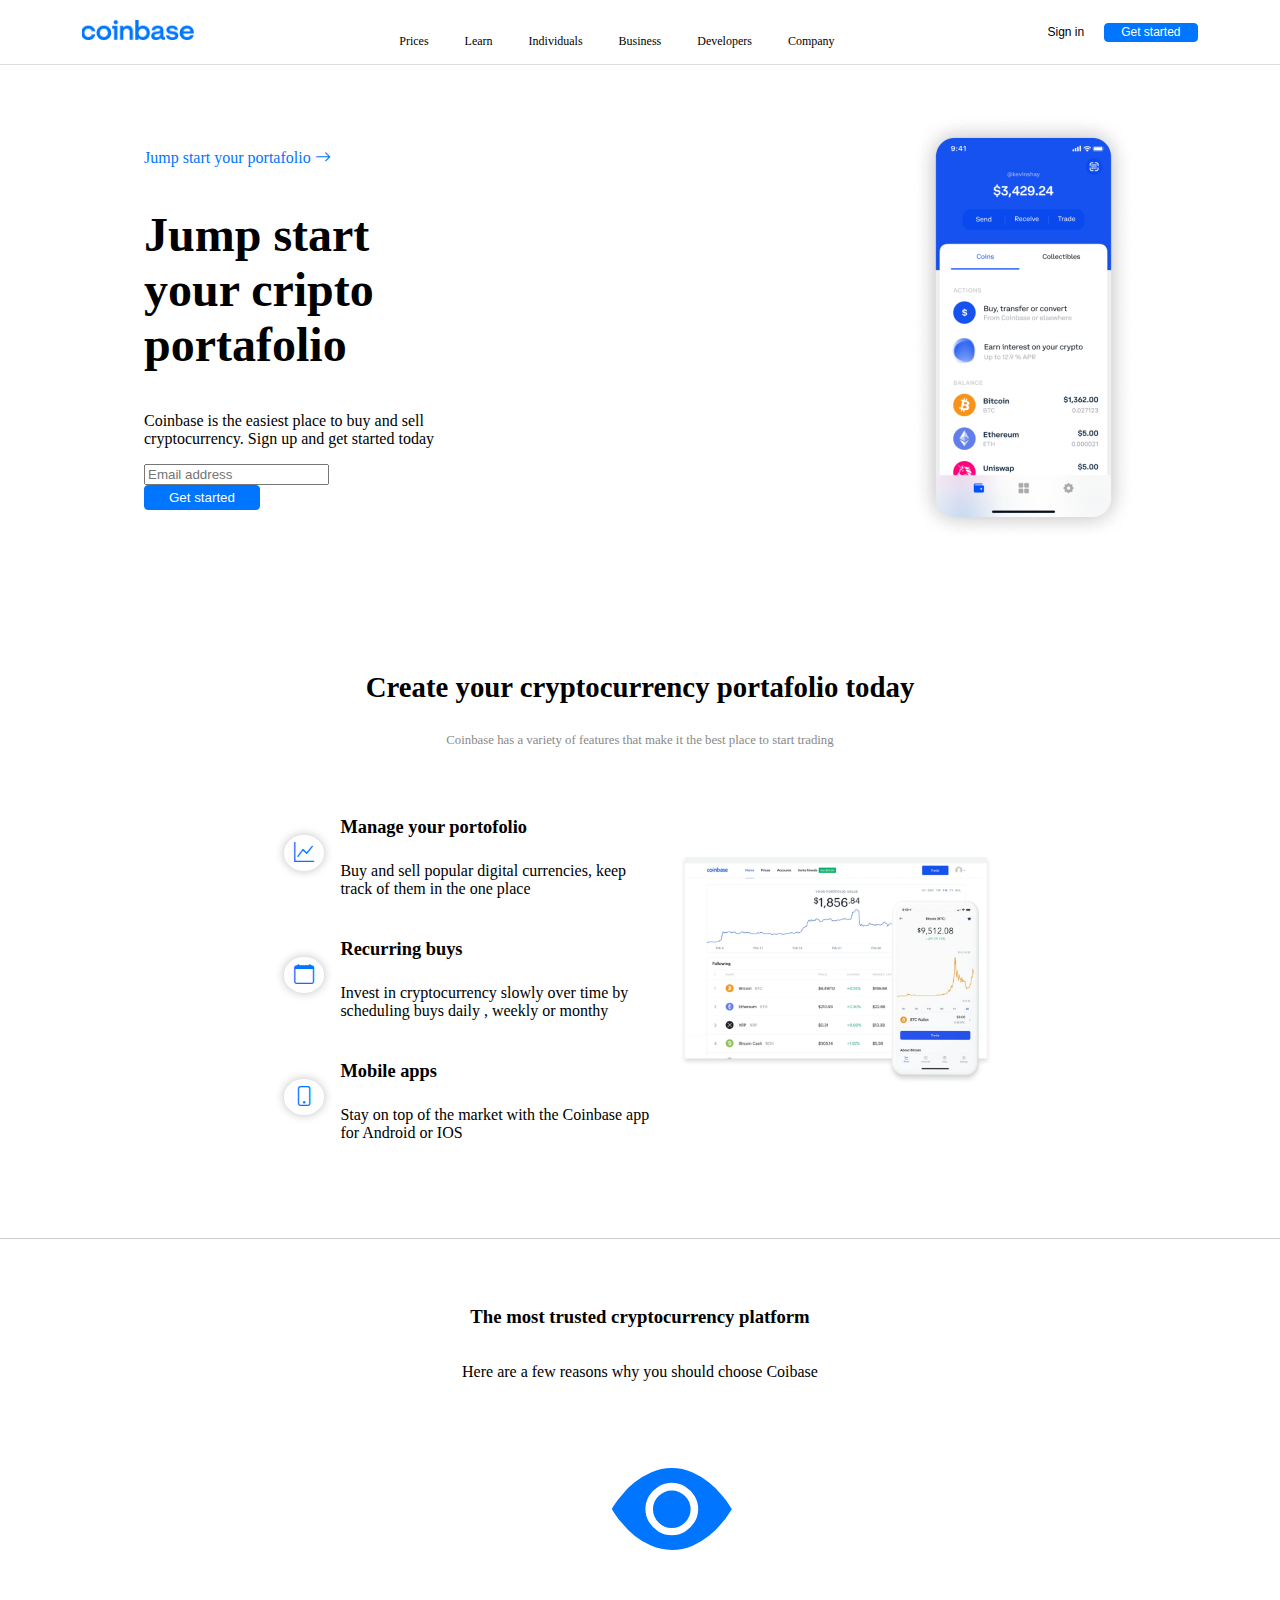
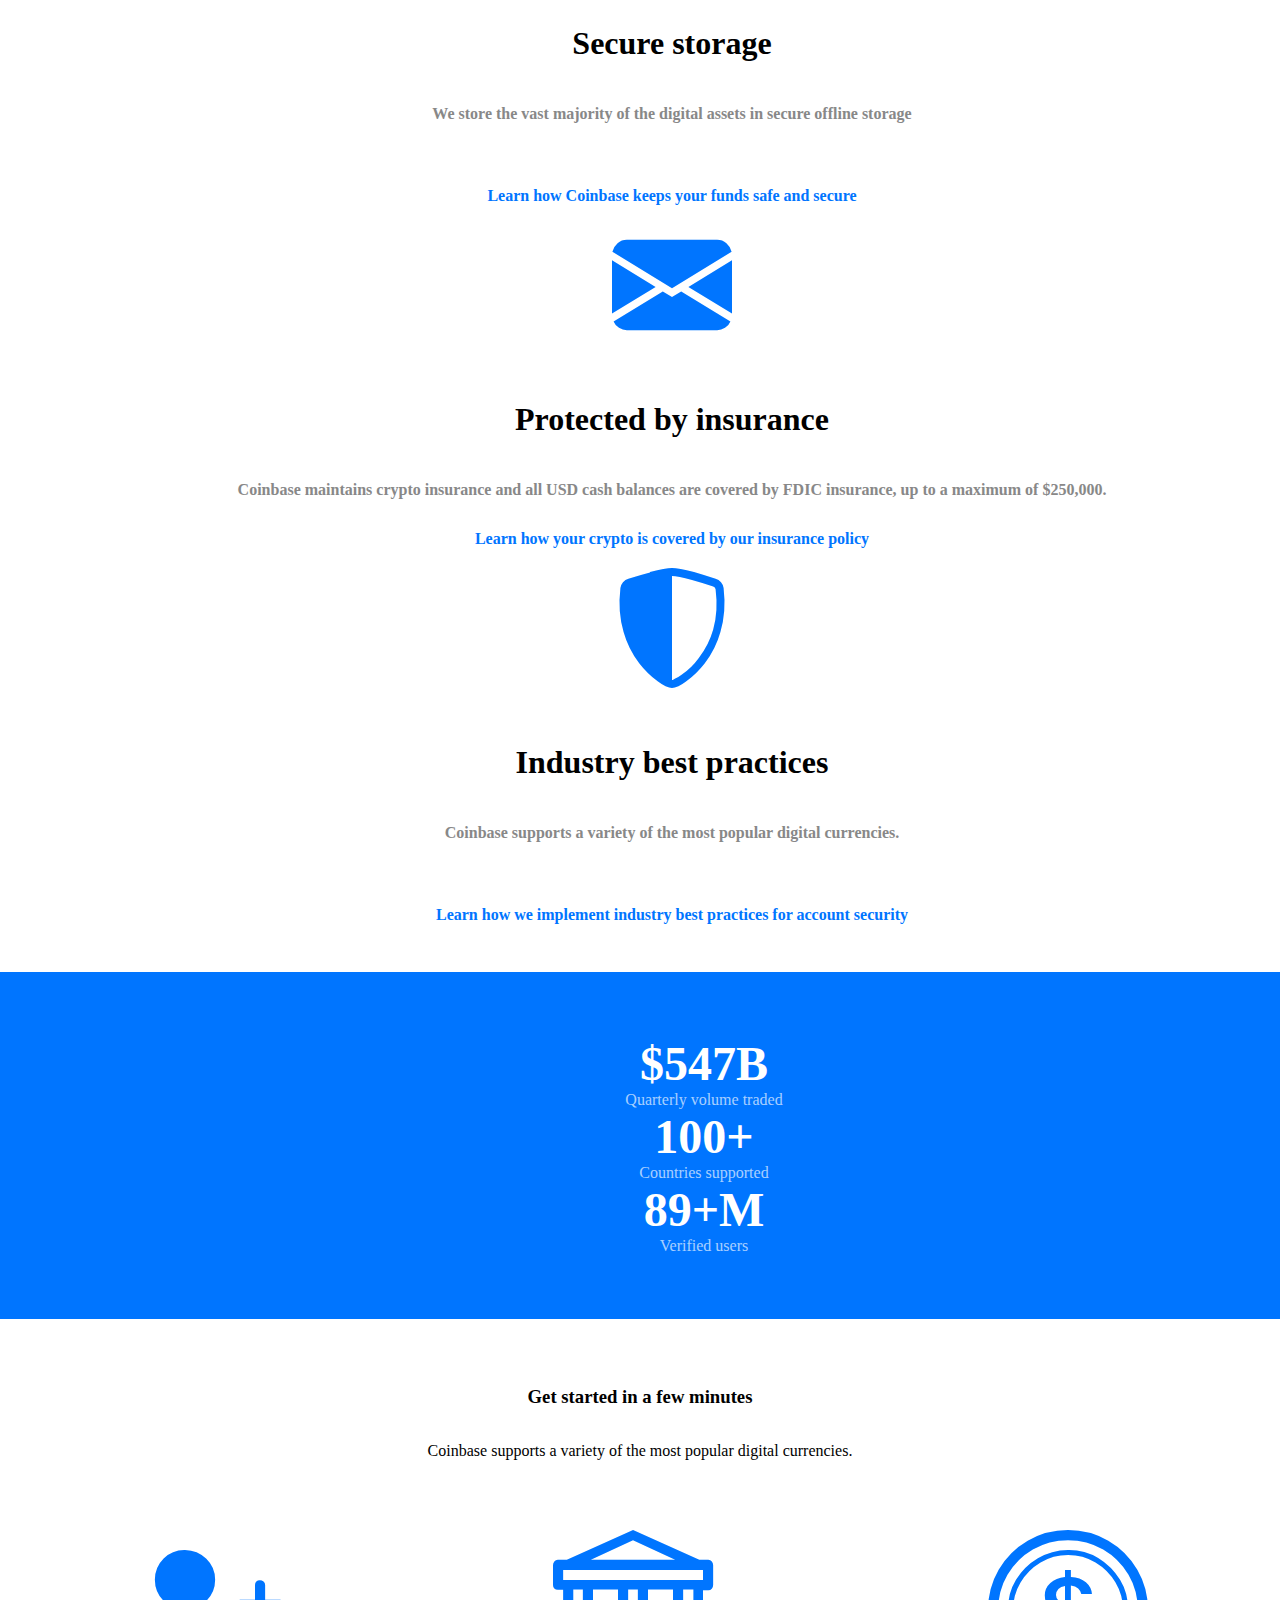
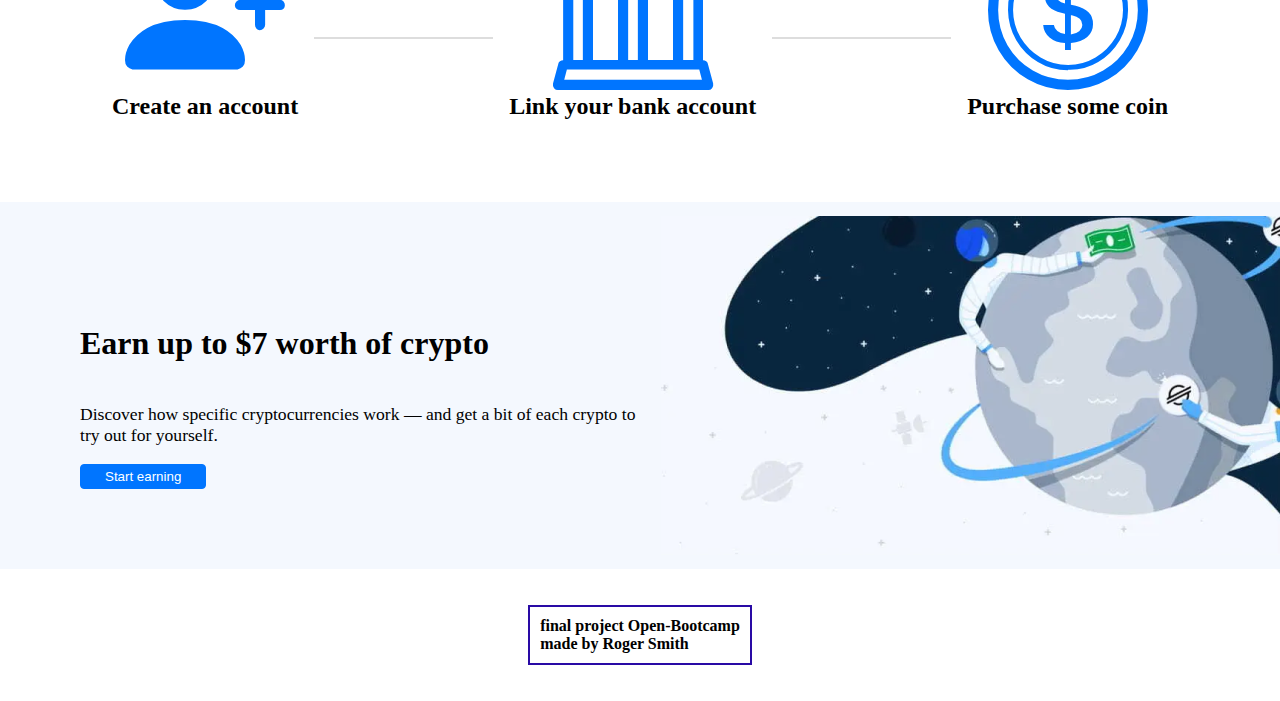
<file: projecto/index.html>
<!DOCTYPE html>
<html lang="en">
<head>
    <meta charset="UTF-8">
    <meta http-equiv="X-UA-Compatible" content="IE=edge">
    <meta name="viewport" content="width=device-width, initial-scale=1.0">
    <link href="https://cdn.jsdelivr.net/npm/bootstrap@5.2.0-beta1/dist/css/bootstrap.min.css" rel="stylesheet" integrity="sha384-0evHe/X+R7YkIZDRvuzKMRqM+OrBnVFBL6DOitfPri4tjfHxaWutUpFmBp4vmVor" crossorigin="anonymous">
    <link rel="stylesheet" href="https://cdn.jsdelivr.net/npm/bootstrap-icons@1.8.3/font/bootstrap-icons.css">
    <link rel="stylesheet" href="./css/styles.css">
    <title>Coin Base</title>
</head>
<body>
    <nav class="nav">
        <div class="logo">
            <a href="#">
            <img src="assets/img/logo.png" alt="logo" />
        </a>
        </div>
        <div class="menu d-none d-md-flex">
            <ul class="main-menu">
                <li> <a href="#">Prices</a></li>
                <li><a href="#">Learn</a></li>
                <li><a href="#">Individuals</a></li>
                <li><a href="#">Business</a></li>
                <li><a href="#">Developers</a></li>
                <li><a href="#">Company</a></li>
            </ul>
        </div>
         <div class="get-started">
             <button class="btn-sec-s">Sign in</button>
             <button class="btn-main-s">Get started</button>
         </div>
    </nav>
    <section class="sec-home">
        <div class="home-cta">
            <div class="cta-text">
                <span>Jump start your portafolio</span>
                <i class="bi bi-arrow-right"></i>
            </div>
            <h2 class="home-title h1">Jump start your cripto portafolio</h2>
            <p class="home-description">Coinbase is the easiest place to buy and sell cryptocurrency. Sign up and get started today</p>
            <div class="lead-magnet row align-items-center">
                <div class="col">
                <input type="text" class="form-control input-text" placeholder="Email address" />
            </div>
            <div class="col input-col">
                <button class="btn-main">Get started</button>
            </div>
            </div>
        </div>
        <div class="home-img  d-none d-md-block">
            <img src="assets/img/wallet.png " alt="wallet">
        </div>
    </section>
    <section class="sec-features">
        <div class="intro">
            <h3>Create your cryptocurrency portafolio today</h3>
            <p>Coinbase has a variety of features that make it the best place to start trading</p>
        </div>
        <div class="features">
            <div class="text">
                <div class="feature">
                    <span class="icon-sm">
                        <i class="bi bi-graph-up"></i>
                    </span>
                    <div class="description">
                        <h4 class="description-title">Manage your portofolio</h4>
                        <p class="description-text"> Buy and sell popular digital currencies, keep track of them in the one place</p>
                    </div>
                </div>
                <div class="feature">
                    <span class="icon-sm">
                        <i class="bi bi-calendar"></i>
                    </span>
                    <div class="description">
                        <h4 class="description-title">Recurring buys</h4>
                        <p class="description-text"> Invest in cryptocurrency slowly over time by scheduling buys daily , weekly or monthy</p>
                    </div>
                </div>
                <div class="feature">
                    <span class="icon-sm">
                        <i class="bi bi-phone"></i>
                    </span>
                    <div class="description">
                        <h4 class="description-title">Mobile apps</h4>
                        <p class="description-text"> Stay on top of the market with the Coinbase app for Android or IOS </p>
                    </div>
                </div>
            </div>
            <div class="image  d-none d-md-block">
              <img src="assets/img/chart.png" alt="imagen2"> 
            </div>
        </div>
    </section>
    <section class="sec-benefits">
        <div class="intro">
            <h3>The most trusted cryptocurrency platform</h3>
            <p> Here are a few reasons why you should choose Coibase </p>
        </div>
        <div class="benefit-cards row">
            <div class="benefit col-md">
                <i class="bi bi-eye-fill icon"></i>
                <div class="description">
                    <h4 class="title">Secure storage</h4>
                    <p class="text"> We store the vast majority of the digital assets in secure offline storage</p>

                </div>
                <p class="cta">Learn how Coinbase keeps your funds safe and secure</p>
            </div>
            <div class="benefit col-md">
                <i class="bi bi-envelope-fill icon"></i>
                <div class="description">
                    <h4 class="title">Protected by insurance</h4>
                    <p class="text"> Coinbase maintains crypto insurance and all USD cash balances are covered by FDIC insurance, up to a maximum of $250,000.</p>
                </div>
                <p class="cta learn">Learn how your crypto is covered by our insurance policy</p>
            </div>
            <div class="benefit col-md">
                <i class="bi bi-shield-shaded icon"></i>
                <div class="description">
                    <h4 class="title">Industry best practices</h4>
                    <p class="text"> Coinbase supports a variety of the most popular digital currencies.</p>

                </div>
                <p class="cta">Learn how we implement industry best practices for account security</p>
            </div>
        </div>
    </section>
    <section class="sec-kpis row">
        <div class="kpi col-md">
            <span class="number">$547B</span>
            <span class="desc">Quarterly volume traded</span>  
        </div>
        <div class="kpi col-md">
            <span class="number">100+</span>
            <span class="desc">Countries supported</span>  
        </div>
        <div class="kpi col-md">
            <span class="number">89+M</span>
            <span class="desc">Verified users</span>  
        </div>
        
    </section>
    <section class="sec-onboarding">
        <div class="intro">
            <h3>Get started in a few minutes</h3>
            <p> Coinbase supports a variety of the most popular digital currencies. </p>
        </div>
        <div class="steps">
            <div class="icon-desc">
                <i class="bi bi-person-plus-fill  icon"></i>
                <h4 class="title">Create an account</h4>
            </div>
            <div class="step-separator"></div>
                <div class="icon-desc">
                    <i class="bi bi-bank  icon"></i>
                    <h4 class="title">Link your bank account</h4>
                </div>
                <div class="step-separator"></div>
                <div class="icon-desc">
                    <i class="bi bi-coin  icon"></i>
                    <h4 class="title">Purchase some coin</h4>
                </div>

        </div>
    </section>
    <section class="sec-footer-cta">
        <div class="footer-cta">
            <h4 class="cta-title">Earn up to $7 worth of crypto</h4>
            <p class="cta-description">Discover how specific cryptocurrencies work — and get a bit of each crypto to try out for yourself.</p>
            <button class="btn-main"> Start earning</button>
        </div>
    </section>
    <section class="sec-final">
        <div class="intro-rr">
            <p class="final-p"> final project Open-Bootcamp <br>made by Roger Smith </p>
        </div>
    </section>

    
</body>
<script src="https://cdn.jsdelivr.net/npm/bootstrap@5.2.0-beta1/dist/js/bootstrap.bundle.min.js" integrity="sha384-pprn3073KE6tl6bjs2QrFaJGz5/SUsLqktiwsUTF55Jfv3qYSDhgCecCxMW52nD2" crossorigin="anonymous"></script>

</html>
</file>
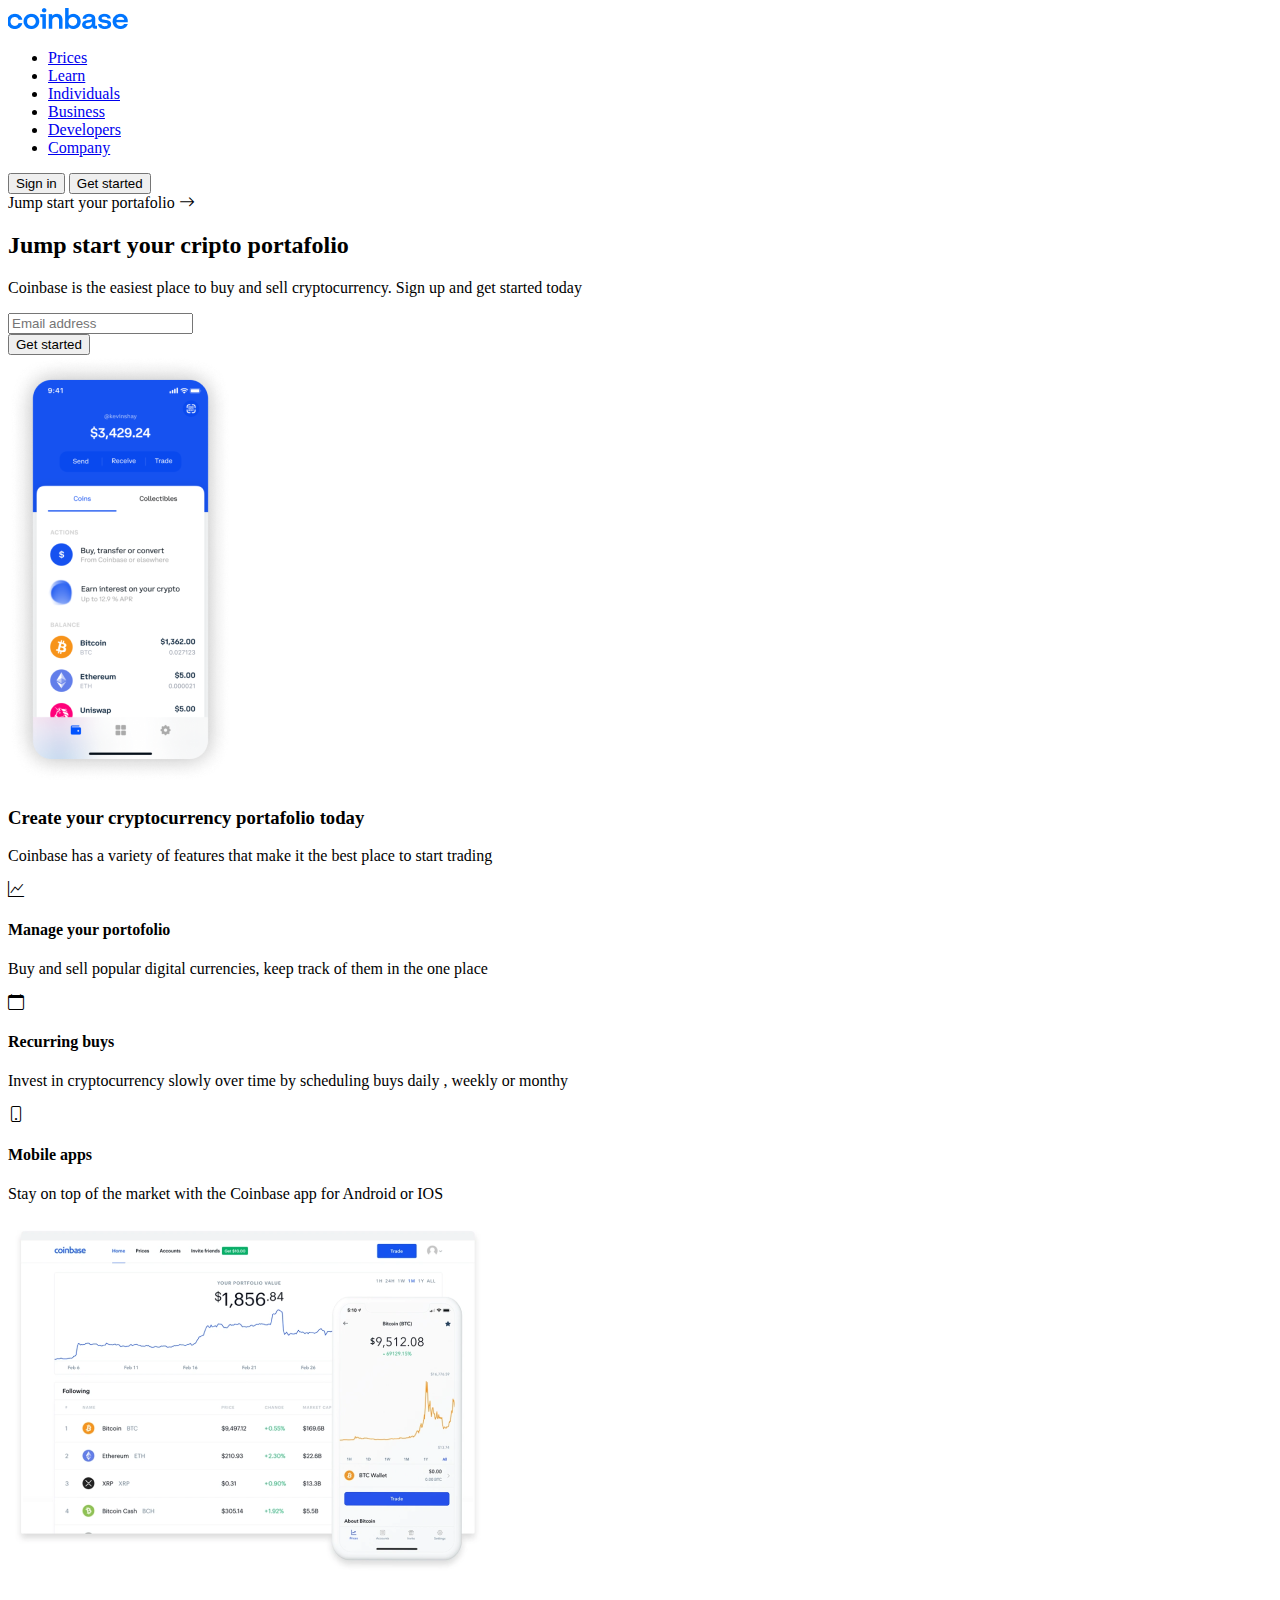
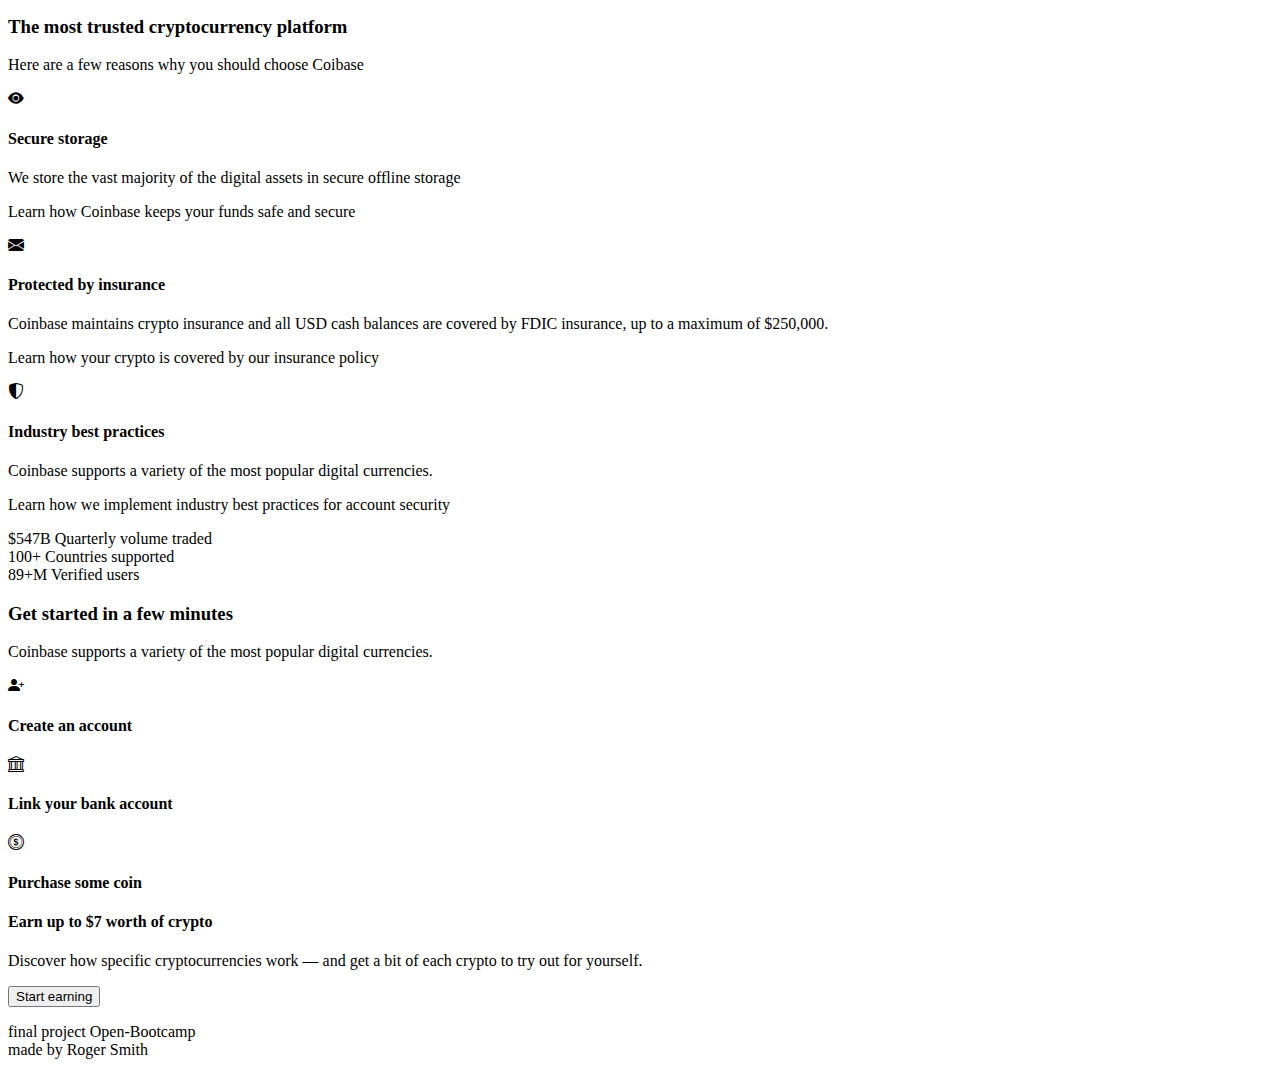
<file: projecto/html/index.html>
<!DOCTYPE html>
<html lang="en">
<head>
    <meta charset="UTF-8">
    <meta http-equiv="X-UA-Compatible" content="IE=edge">
    <meta name="viewport" content="width=device-width, initial-scale=1.0">
    <link href="https://cdn.jsdelivr.net/npm/bootstrap@5.2.0-beta1/dist/css/bootstrap.min.css" rel="stylesheet" integrity="sha384-0evHe/X+R7YkIZDRvuzKMRqM+OrBnVFBL6DOitfPri4tjfHxaWutUpFmBp4vmVor" crossorigin="anonymous">
    <link rel="stylesheet" href="https://cdn.jsdelivr.net/npm/bootstrap-icons@1.8.3/font/bootstrap-icons.css">
    <link rel="stylesheet" type=“text/css href="../css/styles.css">
    <title>Coin Base</title>
</head>
<body>
    <nav class="nav">
        <div class="logo">
            <a href="#">
            <img src="../assets/img/logo.png" alt="logo" />
        </a>
        </div>
        <div class="menu d-none d-md-flex">
            <ul class="main-menu">
                <li> <a href="#">Prices</a></li>
                <li><a href="#">Learn</a></li>
                <li><a href="#">Individuals</a></li>
                <li><a href="#">Business</a></li>
                <li><a href="#">Developers</a></li>
                <li><a href="#">Company</a></li>
            </ul>
        </div>
         <div class="get-started">
             <button class="btn-sec-s">Sign in</button>
             <button class="btn-main-s">Get started</button>
         </div>
    </nav>
    <section class="sec-home">
        <div class="home-cta">
            <div class="cta-text">
                <span>Jump start your portafolio</span>
                <i class="bi bi-arrow-right"></i>
            </div>
            <h2 class="home-title h1">Jump start your cripto portafolio</h2>
            <p class="home-description">Coinbase is the easiest place to buy and sell cryptocurrency. Sign up and get started today</p>
            <div class="lead-magnet row align-items-center">
                <div class="col">
                <input type="text" class="form-control input-text" placeholder="Email address" />
            </div>
            <div class="col input-col">
                <button class="btn-main">Get started</button>
            </div>
            </div>
        </div>
        <div class="home-img  d-none d-md-block">
            <img src="../assets/img/wallet.png " alt="wallet">
        </div>
    </section>
    <section class="sec-features">
        <div class="intro">
            <h3>Create your cryptocurrency portafolio today</h3>
            <p>Coinbase has a variety of features that make it the best place to start trading</p>
        </div>
        <div class="features">
            <div class="text">
                <div class="feature">
                    <span class="icon-sm">
                        <i class="bi bi-graph-up"></i>
                    </span>
                    <div class="description">
                        <h4 class="description-title">Manage your portofolio</h4>
                        <p class="description-text"> Buy and sell popular digital currencies, keep track of them in the one place</p>
                    </div>
                </div>
                <div class="feature">
                    <span class="icon-sm">
                        <i class="bi bi-calendar"></i>
                    </span>
                    <div class="description">
                        <h4 class="description-title">Recurring buys</h4>
                        <p class="description-text"> Invest in cryptocurrency slowly over time by scheduling buys daily , weekly or monthy</p>
                    </div>
                </div>
                <div class="feature">
                    <span class="icon-sm">
                        <i class="bi bi-phone"></i>
                    </span>
                    <div class="description">
                        <h4 class="description-title">Mobile apps</h4>
                        <p class="description-text"> Stay on top of the market with the Coinbase app for Android or IOS </p>
                    </div>
                </div>
            </div>
            <div class="image  d-none d-md-block">
              <img src="../assets/img/chart.png" alt="imagen2"> 
            </div>
        </div>
    </section>
    <section class="sec-benefits">
        <div class="intro">
            <h3>The most trusted cryptocurrency platform</h3>
            <p> Here are a few reasons why you should choose Coibase </p>
        </div>
        <div class="benefit-cards row">
            <div class="benefit col-md">
                <i class="bi bi-eye-fill icon"></i>
                <div class="description">
                    <h4 class="title">Secure storage</h4>
                    <p class="text"> We store the vast majority of the digital assets in secure offline storage</p>

                </div>
                <p class="cta">Learn how Coinbase keeps your funds safe and secure</p>
            </div>
            <div class="benefit col-md">
                <i class="bi bi-envelope-fill icon"></i>
                <div class="description">
                    <h4 class="title">Protected by insurance</h4>
                    <p class="text"> Coinbase maintains crypto insurance and all USD cash balances are covered by FDIC insurance, up to a maximum of $250,000.</p>
                </div>
                <p class="cta learn">Learn how your crypto is covered by our insurance policy</p>
            </div>
            <div class="benefit col-md">
                <i class="bi bi-shield-shaded icon"></i>
                <div class="description">
                    <h4 class="title">Industry best practices</h4>
                    <p class="text"> Coinbase supports a variety of the most popular digital currencies.</p>

                </div>
                <p class="cta">Learn how we implement industry best practices for account security</p>
            </div>
        </div>
    </section>
    <section class="sec-kpis row">
        <div class="kpi col-md">
            <span class="number">$547B</span>
            <span class="desc">Quarterly volume traded</span>  
        </div>
        <div class="kpi col-md">
            <span class="number">100+</span>
            <span class="desc">Countries supported</span>  
        </div>
        <div class="kpi col-md">
            <span class="number">89+M</span>
            <span class="desc">Verified users</span>  
        </div>
        
    </section>
    <section class="sec-onboarding">
        <div class="intro">
            <h3>Get started in a few minutes</h3>
            <p> Coinbase supports a variety of the most popular digital currencies. </p>
        </div>
        <div class="steps">
            <div class="icon-desc">
                <i class="bi bi-person-plus-fill  icon"></i>
                <h4 class="title">Create an account</h4>
            </div>
            <div class="step-separator"></div>
                <div class="icon-desc">
                    <i class="bi bi-bank  icon"></i>
                    <h4 class="title">Link your bank account</h4>
                </div>
                <div class="step-separator"></div>
                <div class="icon-desc">
                    <i class="bi bi-coin  icon"></i>
                    <h4 class="title">Purchase some coin</h4>
                </div>

        </div>
    </section>
    <section class="sec-footer-cta">
        <div class="footer-cta">
            <h4 class="cta-title">Earn up to $7 worth of crypto</h4>
            <p class="cta-description">Discover how specific cryptocurrencies work — and get a bit of each crypto to try out for yourself.</p>
            <button class="btn-main"> Start earning</button>
        </div>
    </section>
    <section class="sec-final">
        <div class="intro-rr">
            <p class="final-p"> final project Open-Bootcamp <br>made by Roger Smith </p>
        </div>
    </section>

    
</body>
<script src="https://cdn.jsdelivr.net/npm/bootstrap@5.2.0-beta1/dist/js/bootstrap.bundle.min.js" integrity="sha384-pprn3073KE6tl6bjs2QrFaJGz5/SUsLqktiwsUTF55Jfv3qYSDhgCecCxMW52nD2" crossorigin="anonymous"></script>

</html>
</file>
<file: projecto/css/styles.css>
.btn-main, .btn-main-s {
  padding: 0.25rem 1.5rem;
  border-radius: 0.25rem;
  background-color: #0075ff;
  color: #ffffff;
  border: solid 1px #0075ff;
}
.btn-main-s {
  font-size: 0.75rem;
  padding: 0.1rem 1rem;
}
.btn-main:hover, .btn-main-s:hover {
  background-color: white;
  color: #0075ff;
}

.btn-sec, .btn-sec-s {
  padding: 0.25rem 1.5rem;
  border-radius: 0.25rem;
  color: black;
  background-color: transparent;
  border: none;
}
.btn-sec:hover, .btn-sec-s:hover {
  color: #888;
}
.btn-sec-s {
  font-size: 0.75rem;
  padding: 0.1rem 1rem;
}

.main-menu {
  margin-bottom: 0;
}
.main-menu li {
  font-size: 0.75rem;
  list-style: none;
  display: inline;
  margin-right: 2rem;
}
.main-menu a {
  color: #000;
  text-decoration: none;
}
.main-menu a:hover {
  text-decoration: underline;
}

.icon-sm {
  font-size: 1.25rem;
  padding: 0.4rem 0.65rem;
  color: #0075ff;
  border-radius: 50%;
  box-shadow: 0 0 10px rgba(0, 0, 0, 0.2509803922);
}

.benefit {
  display: flex;
  flex-direction: column;
}
.benefit .icon {
  color: #0075ff;
  font-size: 7.5rem;
  text-align: center;
}
.benefit .description .title {
  font-size: 2rem;
  text-align: center;
}
.benefit .description .text {
  color: #888;
  font-weight: 600;
  text-align: center;
}
.benefit .cta {
  margin-top: 3rem;
  color: #0075ff;
  font-weight: 600;
  text-align: center;
}
.benefit .learn {
  margin-top: 15px;
}

.icon-desc {
  display: flex;
  flex-direction: column;
  align-items: center;
  justify-content: center;
}
.icon-desc .icon {
  color: #0075ff;
  font-size: 10rem;
  padding: 0;
}
.icon-desc .title {
  margin-top: -1rem;
  font-size: 1.5rem;
  font-weight: 600;
}

html {
  min-width: 100%;
}

body {
  margin: 0;
  padding: 0;
}

.nav {
  display: flex;
  align-items: center;
  justify-content: space-around;
  width: 100%;
  height: 4rem;
  border-bottom: solid 1px #ddd;
}

.logo a img {
  max-width: 7rem;
}

.sec-home {
  display: flex;
  width: 100%;
  max-width: 992px;
  margin: auto;
  padding: 3rem;
  align-items: center;
}
.sec-home .home-cta {
  flex: 1;
}
.sec-home .home-cta .cta-text {
  color: #0075ff;
}
.sec-home .home-cta .home-title {
  width: 20rem;
  font-size: 3rem;
}
.sec-home .home-cta .home-description {
  width: 300px;
}
.sec-home .home-cta .lead-magnet .input-col {
  max-width: 200px;
}

.sec-features, .sec-onboarding .intro, .sec-benefits .intro {
  width: 100%;
  max-width: 992px;
  margin: auto;
  padding: 3rem;
  display: flex;
  flex-direction: column;
  align-items: center;
}
.sec-features .intro, .sec-onboarding .intro .intro, .sec-benefits .intro .intro {
  text-align: center;
}
.sec-features .intro h3, .sec-onboarding .intro .intro h3, .sec-benefits .intro .intro h3 {
  font-size: 1.8rem;
}
.sec-features .intro p, .sec-onboarding .intro .intro p, .sec-benefits .intro .intro p {
  font-size: 0.8rem;
  color: #888;
}
.sec-features .features, .sec-onboarding .intro .features, .sec-benefits .intro .features {
  display: flex;
  gap: 1rem;
  align-items: center;
  margin: auto;
}
.sec-features .features .text, .sec-onboarding .intro .features .text, .sec-benefits .intro .features .text {
  padding: 2rem 0;
  flex: 1;
}
.sec-features .features .text .feature, .sec-onboarding .intro .features .text .feature, .sec-benefits .intro .features .text .feature {
  display: flex;
  align-items: center;
}
.sec-features .features .text .feature .description, .sec-onboarding .intro .features .text .feature .description, .sec-benefits .intro .features .text .feature .description {
  margin-left: 1rem;
  max-width: 20rem;
}
.sec-features .features .text .feature .description .description-title, .sec-onboarding .intro .features .text .feature .description .description-title, .sec-benefits .intro .features .text .feature .description .description-title {
  font-size: 1.15rem;
}
.sec-features .features .text .feature .description .description-text, .sec-onboarding .intro .features .text .feature .description .description-text, .sec-benefits .intro .features .text .feature .description .description-text {
  font-size: 1rem;
}
.sec-features .features .image img, .sec-onboarding .intro .features .image img, .sec-benefits .intro .features .image img {
  max-width: 20rem;
}

.sec-benefits {
  border-top: 1px solid #ccc;
}
.sec-benefits .benefit-cards {
  width: 100%;
  padding: 0 2rem 2rem 2rem;
  margin: 0;
}

.sec-kpis {
  background-color: #0075ff;
  color: white;
  padding: 4rem;
  width: 100%;
}
.sec-kpis .kpi {
  display: flex;
  flex-direction: column;
  align-items: center;
}
.sec-kpis .kpi .number {
  font-size: 3rem;
  font-weight: 600;
}
.sec-kpis .kpi .desc {
  font-size: 0.9 rem;
  color: rgba(255, 255, 255, 0.6666666667);
}

.sec-onboarding .steps {
  padding: 0 7rem;
  display: flex;
  align-items: center;
  justify-content: center;
}
.sec-onboarding .steps .step-separator {
  flex: 1;
  border-top: 2px solid #ddd;
  margin: 0 1rem;
}

.sec-footer-cta {
  background-color: #f4f8fe;
  padding: 5rem;
  margin-top: 50px;
  background-image: url("../assets/img/bg.png");
  background-repeat: no-repeat;
  background-position: 100%;
}
.sec-footer-cta .footer-cta {
  width: 50%;
}
.sec-footer-cta .footer-cta .cta-title {
  font-size: 2rem;
}
.sec-footer-cta .footer-cta .cta-description {
  font-size: 1.1rem;
}

.sec-final {
  display: flex;
  justify-content: center;
  align-items: center;
  margin: 20px;
}
.sec-final .intro-rr .final-p {
  font-weight: bold;
  border: 2px solid rgb(41, 10, 165);
  padding: 10px;
}

@media (max-width: 768px) {
  .sec-onboarding .steps {
    flex-direction: column;
  }
  .sec-onboarding .steps .icon-desc .title {
    text-align: center;
  }
  .sec-footer-cta {
    background-image: none;
  }
  .sec-footer-cta .footer-cta {
    width: 100%;
    text-align: center;
  }
  .sec-benefits .intro {
    text-align: center;
  }
  .sec-benefits h3 {
    font-size: 2rem;
  }
  .sec-features .intro h3, .sec-benefits .intro .intro h3, .sec-onboarding .intro .intro h3 {
    font-size: 2rem;
  }
  .sec-features .intro p, .sec-benefits .intro .intro p, .sec-onboarding .intro .intro p {
    font-size: 1rem;
  }
}

/*# sourceMappingURL=styles.css.map */
</file>
